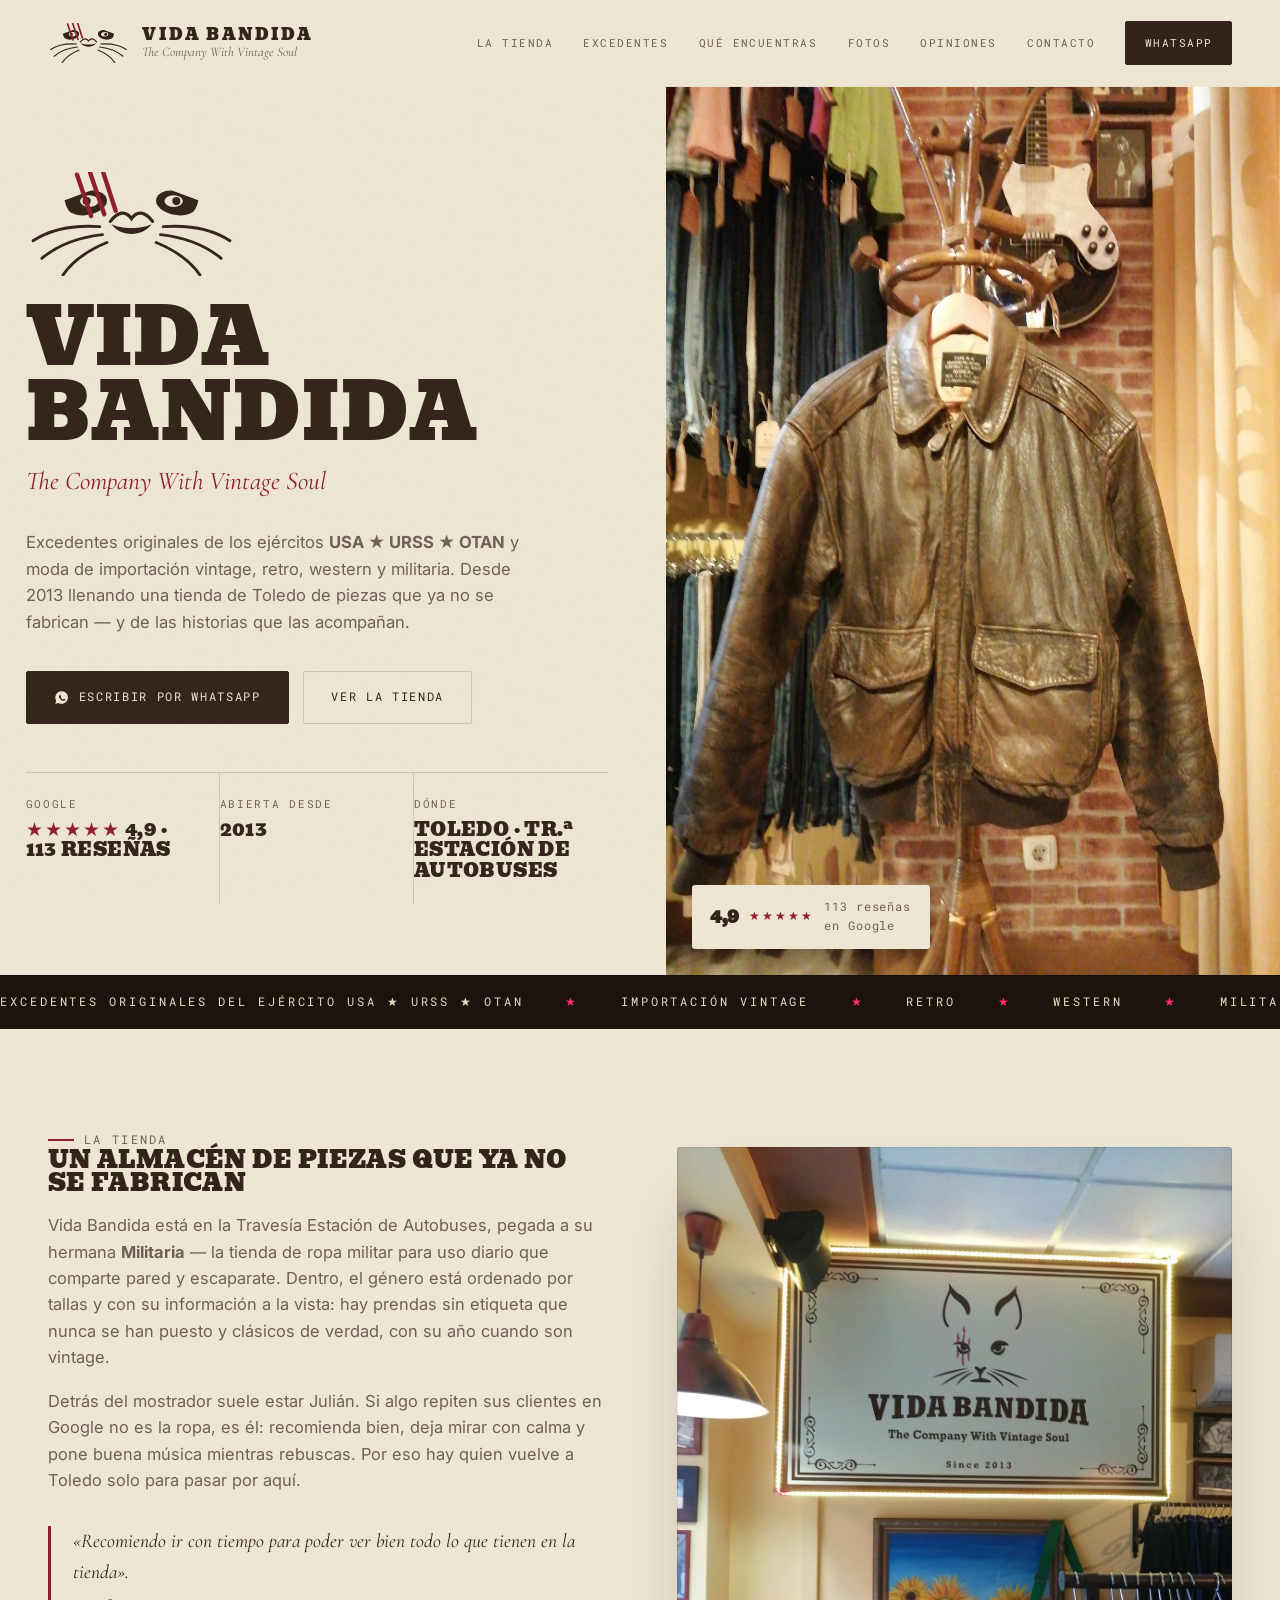
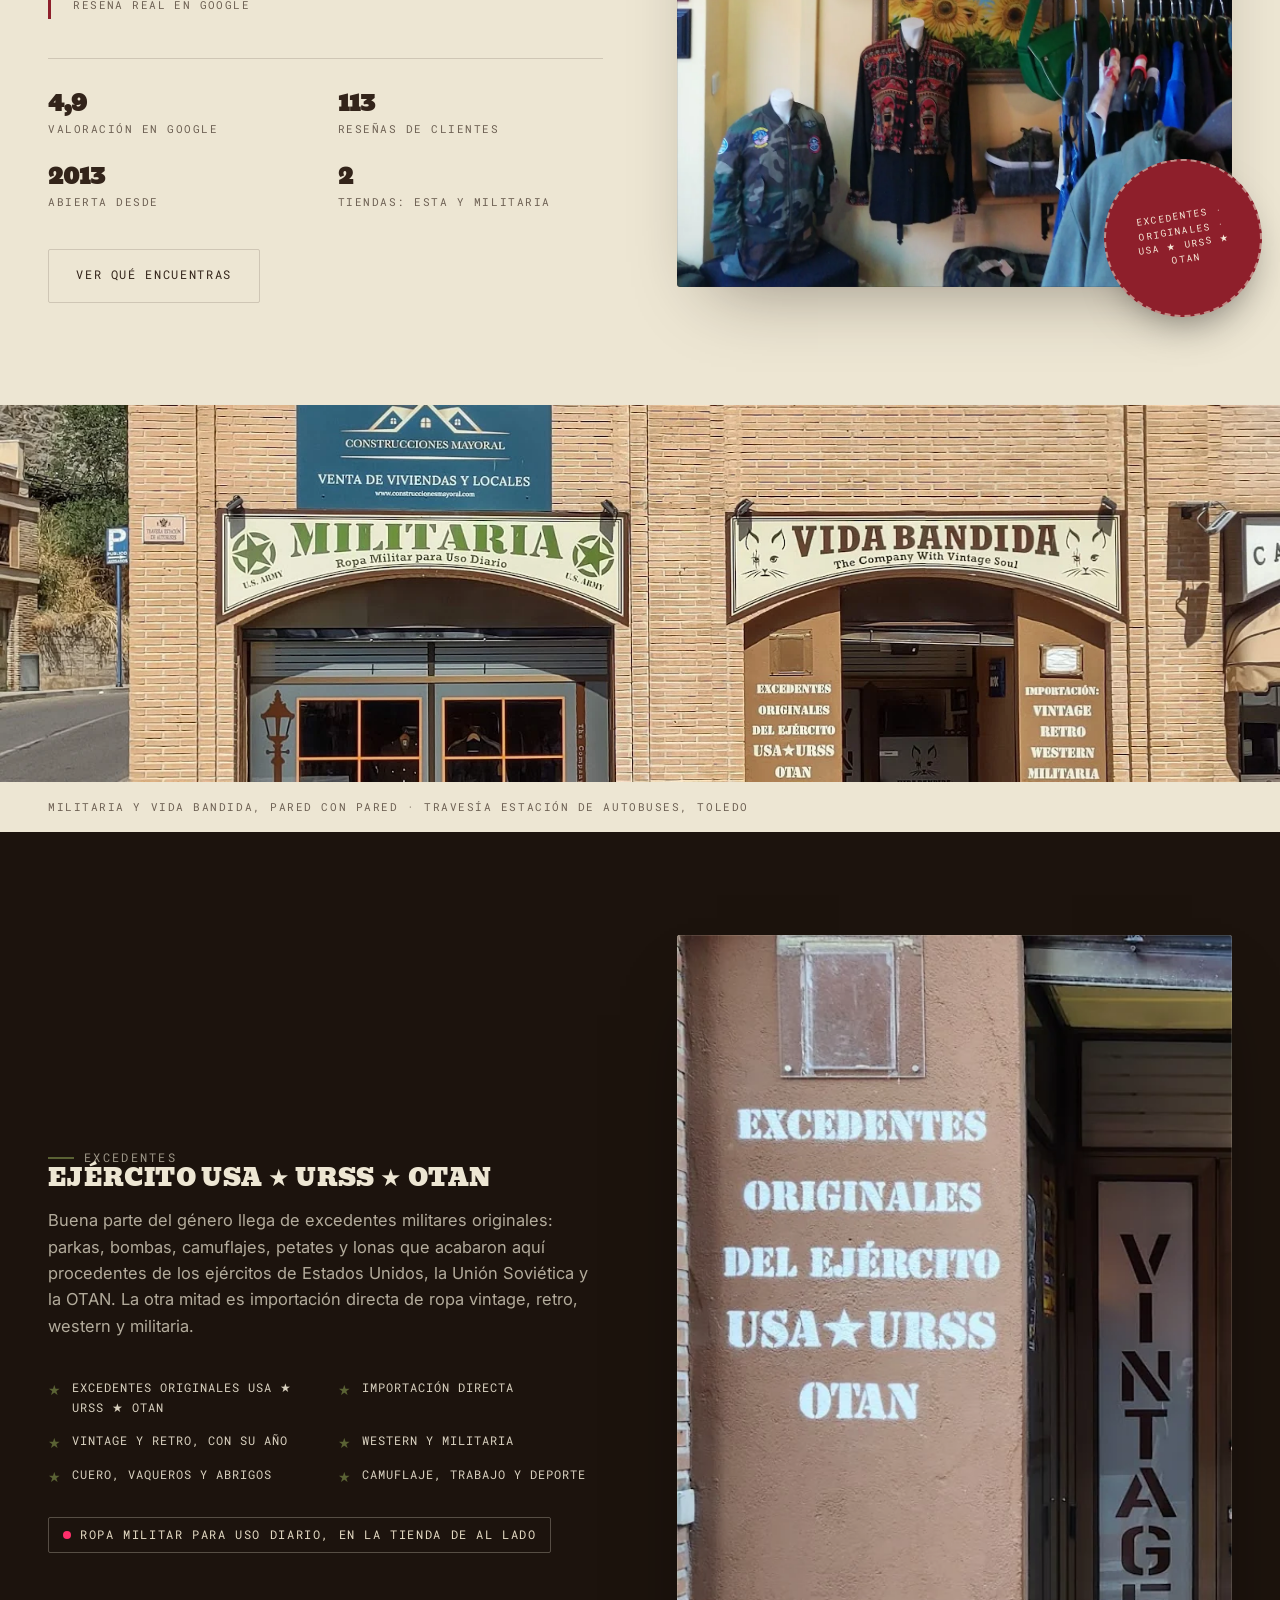
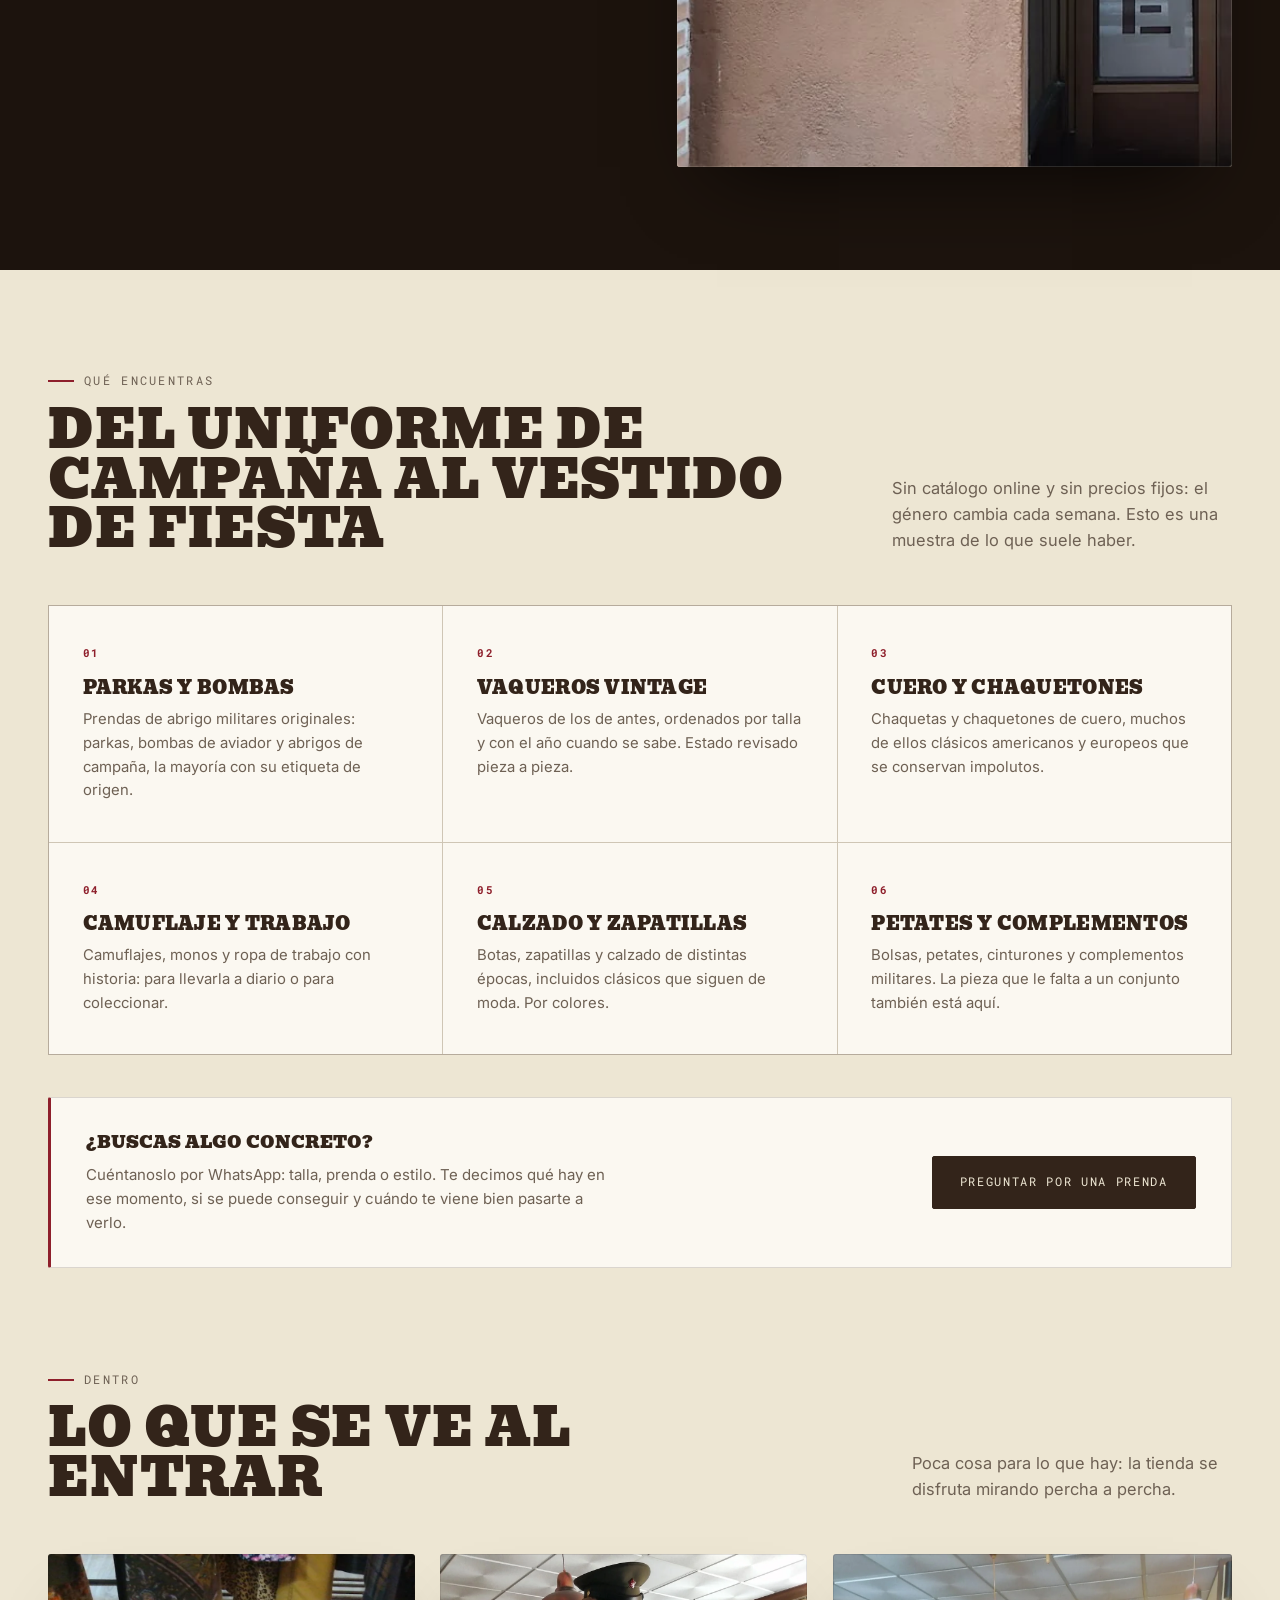
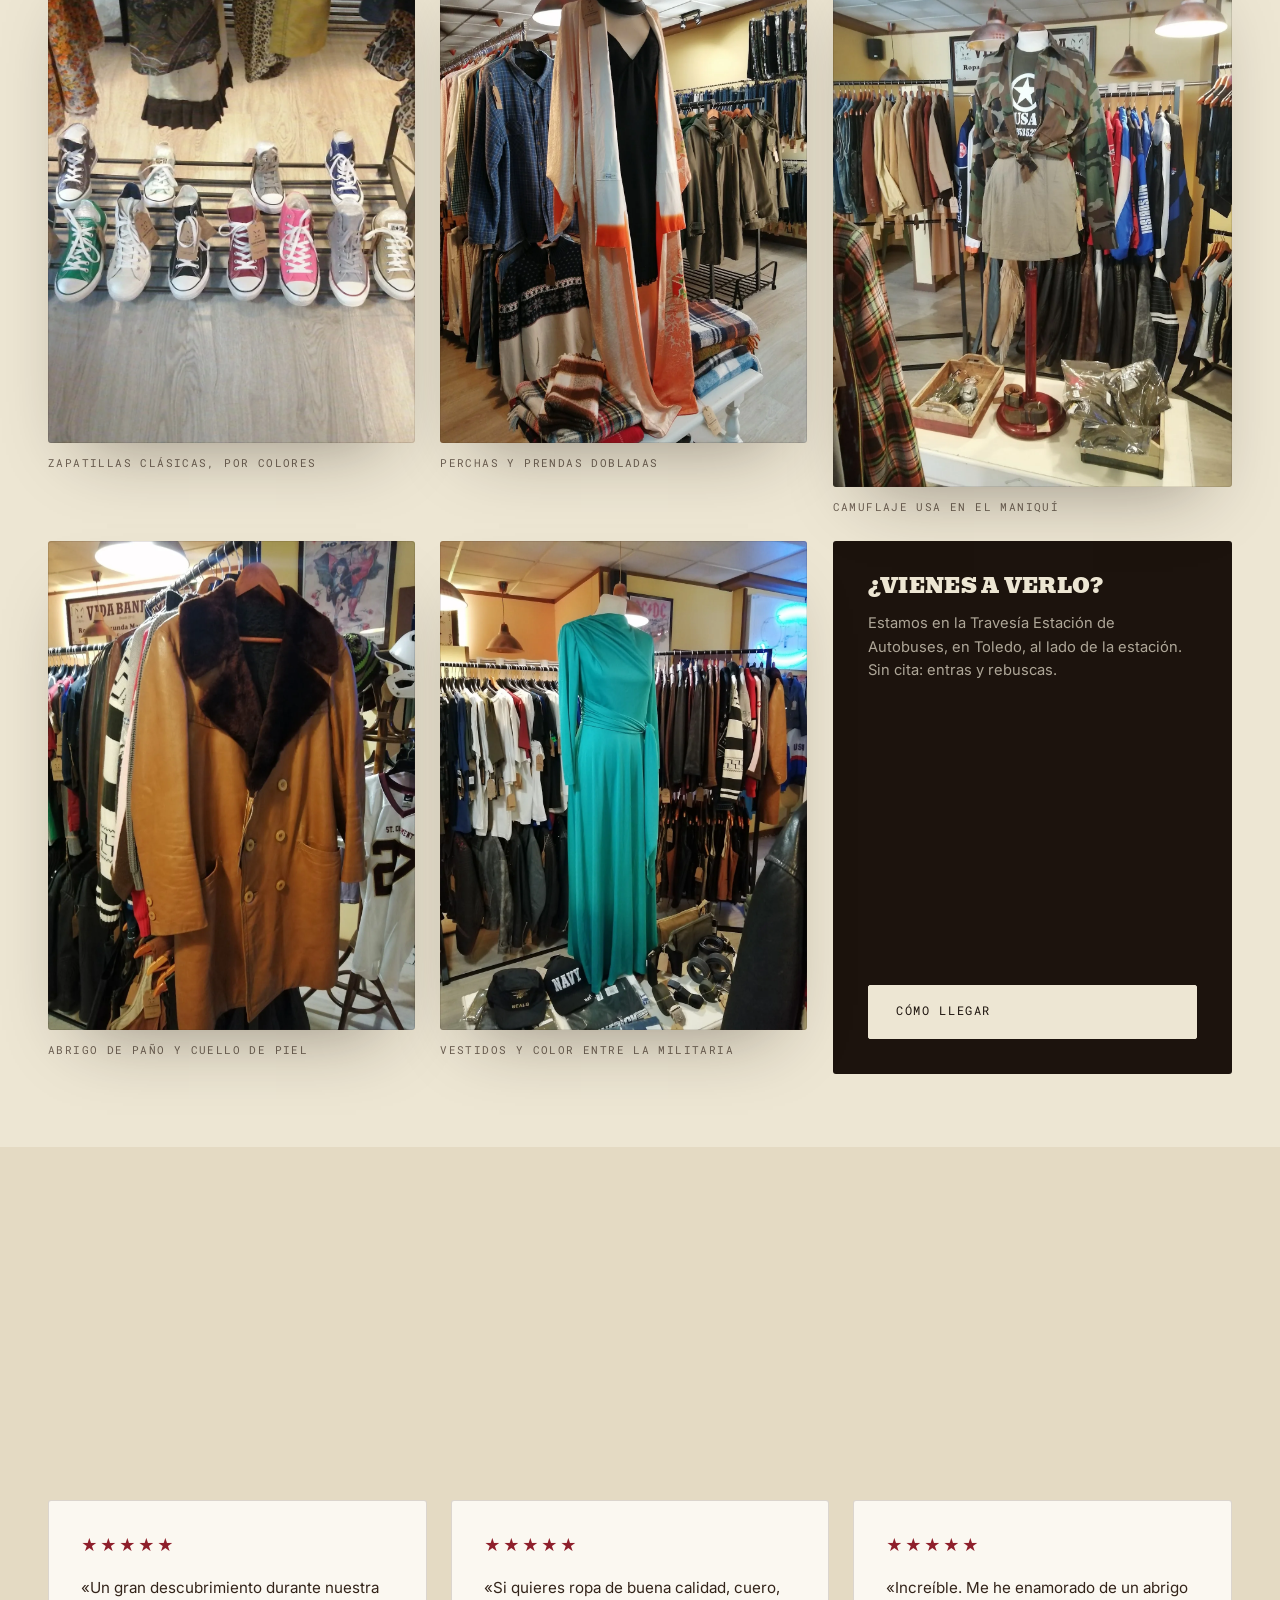
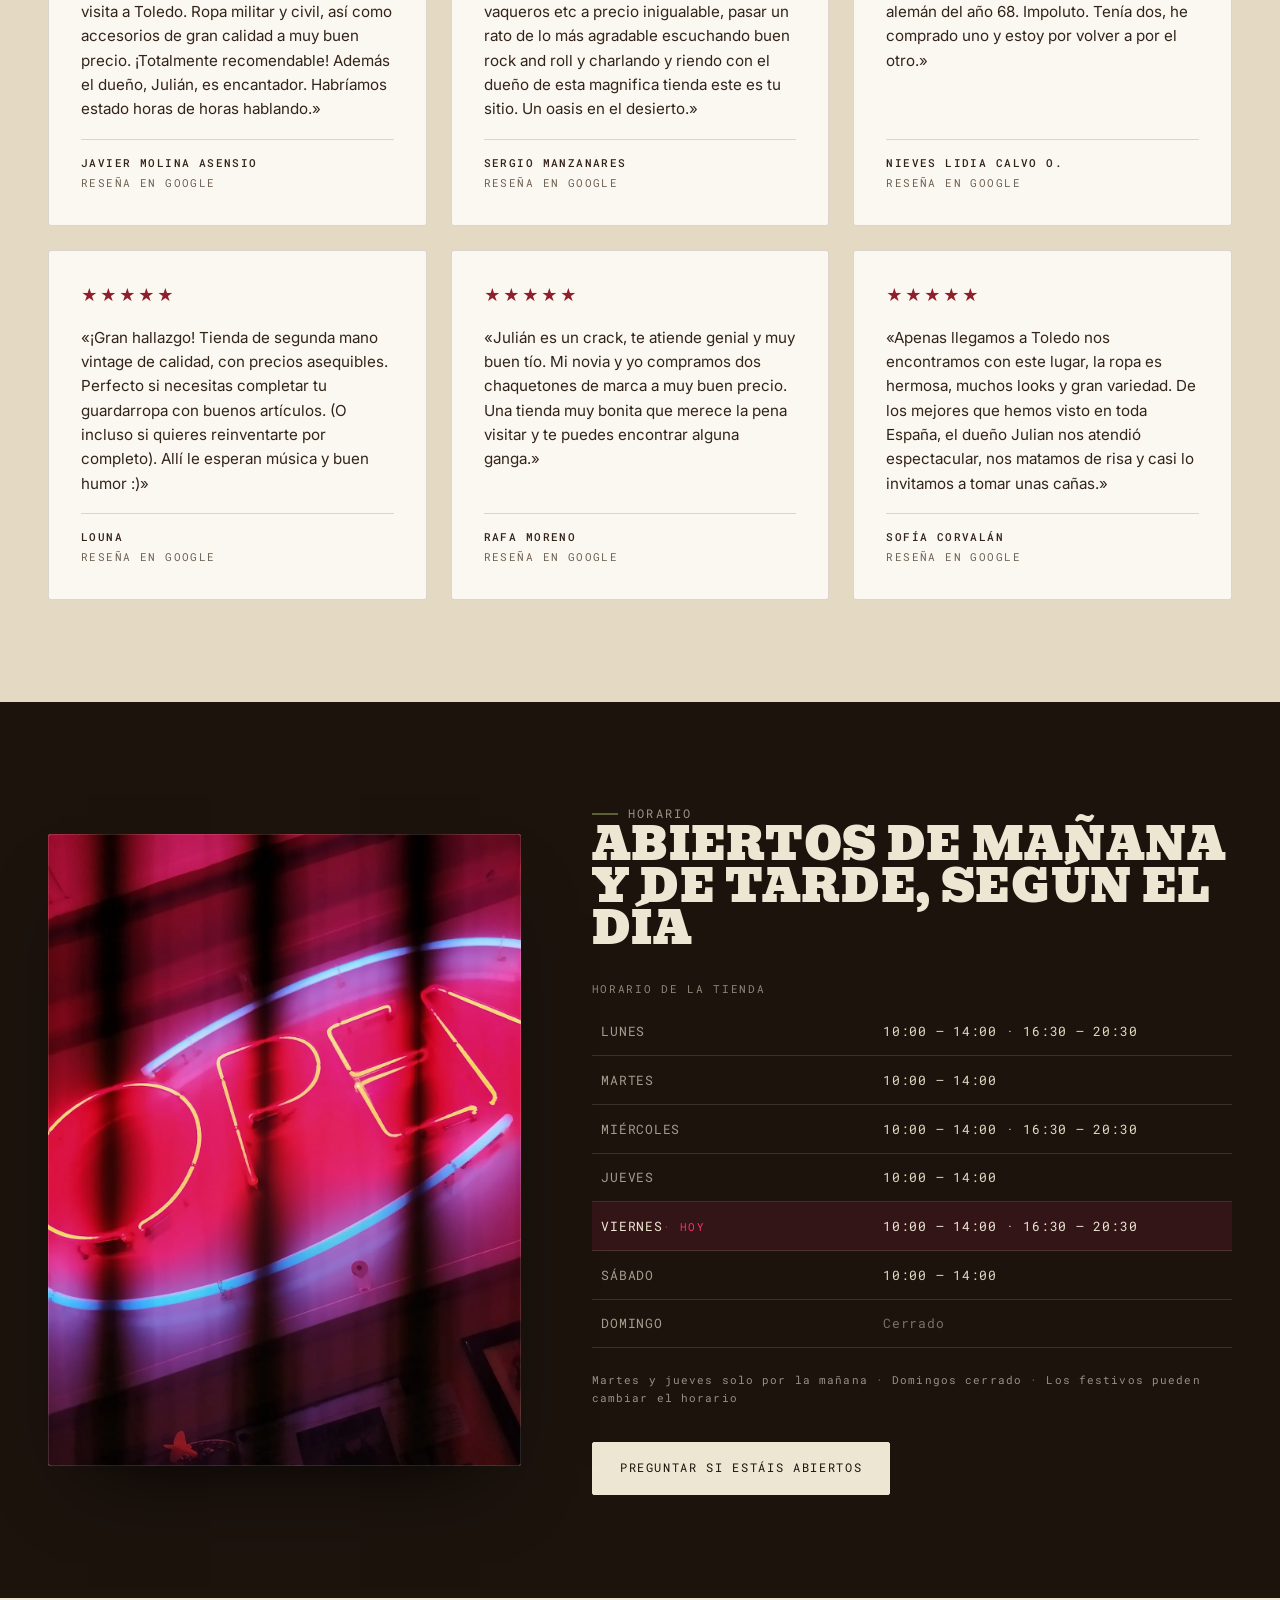
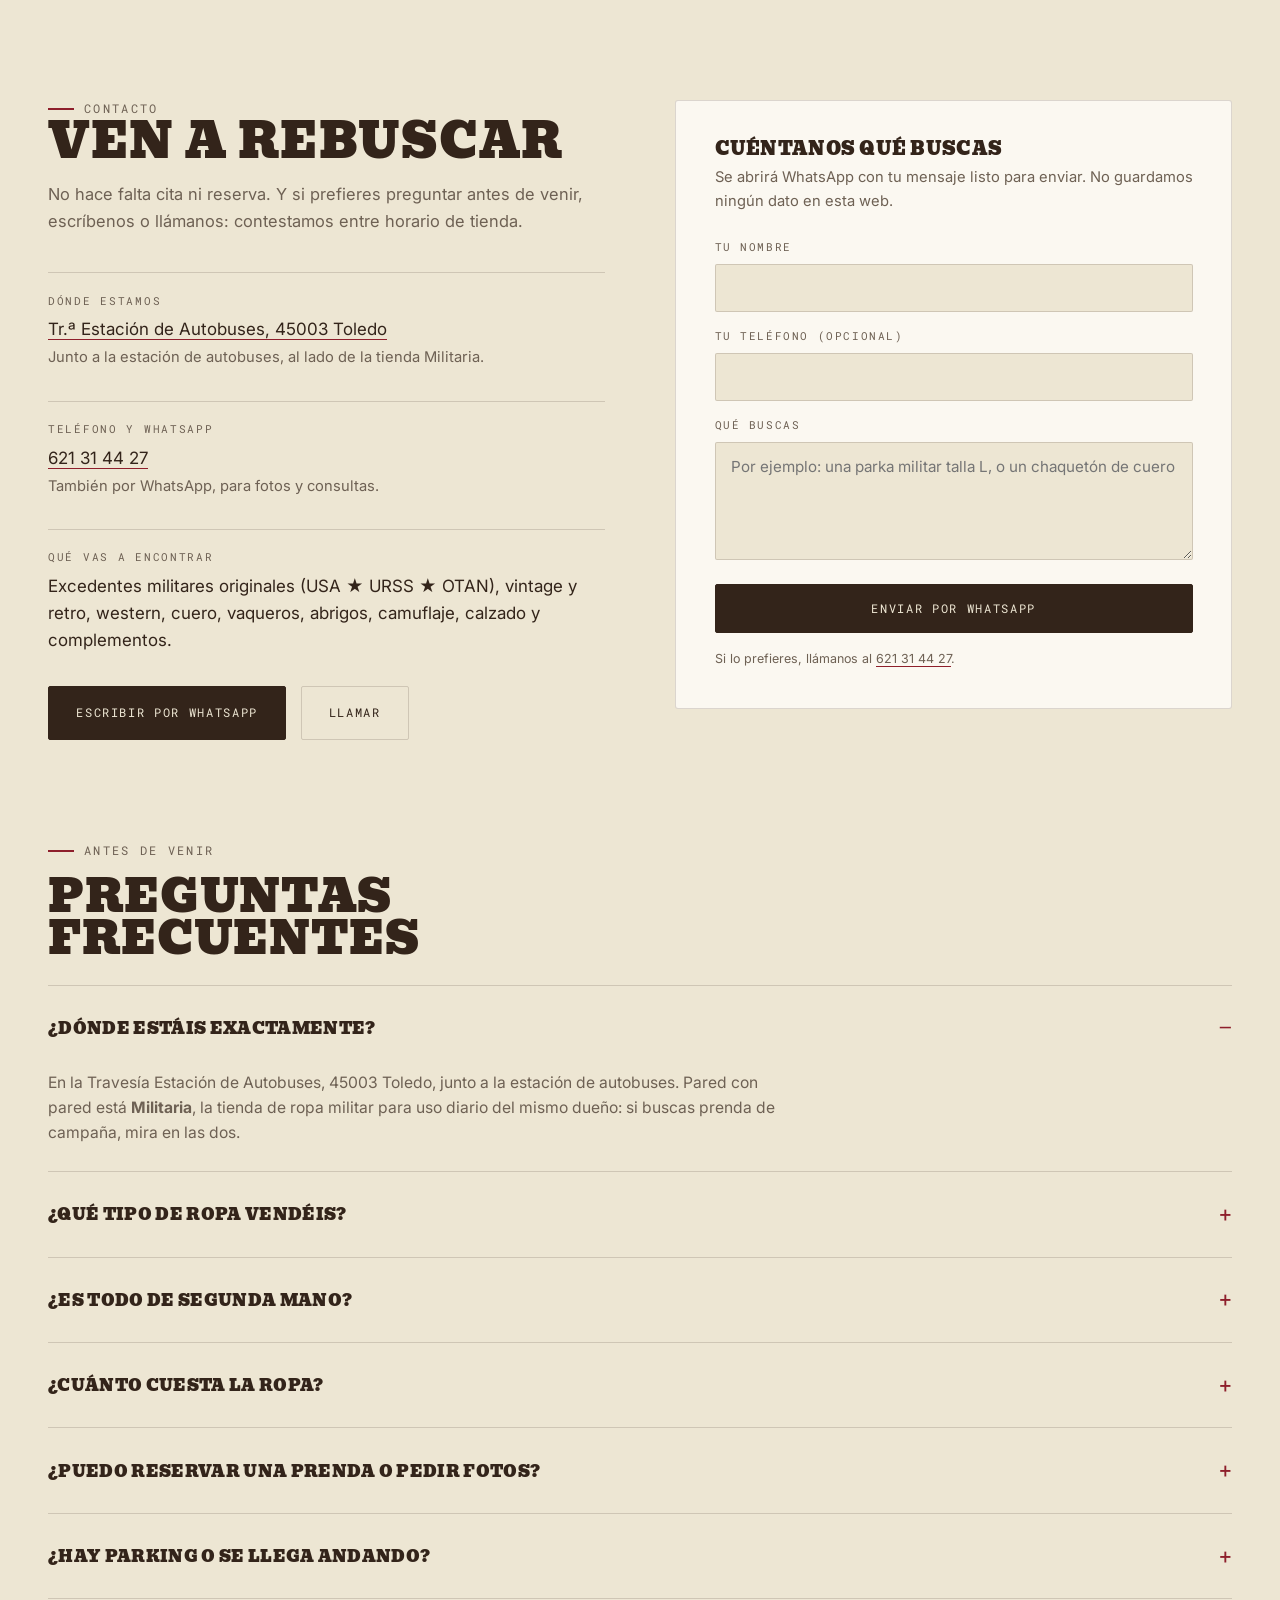
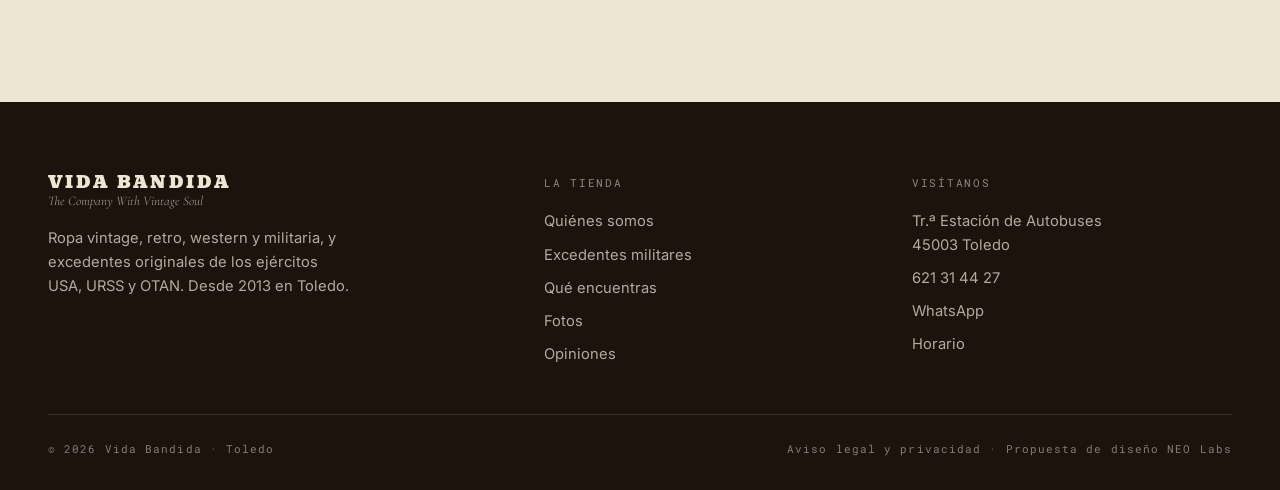
<file: index.html>
<!DOCTYPE html>
<html lang="es">
<head>
<meta charset="utf-8">
<meta name="viewport" content="width=device-width, initial-scale=1, maximum-scale=1, user-scalable=no, viewport-fit=cover">
<title>Vida Bandida — Ropa vintage y militaria en Toledo</title>
<meta name="description" content="Excedentes originales de los ejércitos USA, URSS y OTAN, y moda de importación vintage, retro, western y militaria en Toledo. 4,9 en Google con 113 reseñas. Tr.ª Estación de Autobuses · 621 31 44 27.">
<meta name="theme-color" content="#EDE6D3">
<meta property="og:type" content="website">
<meta property="og:title" content="Vida Bandida — The Company With Vintage Soul">
<meta property="og:description" content="Excedentes originales USA ★ URSS ★ OTAN y moda vintage, retro, western y militaria. Desde 2013 en la Tr.ª Estación de Autobuses de Toledo.">
<meta property="og:image" content="https://neolabs-clientes.github.io/vida-bandida/assets/img/og.jpg">
<meta property="og:locale" content="es_ES">
<meta property="og:url" content="https://neolabs-clientes.github.io/vida-bandida/">
<meta property="og:site_name" content="Vida Bandida">
<meta name="twitter:card" content="summary_large_image">
<link rel="canonical" href="https://neolabs-clientes.github.io/vida-bandida/">
<link rel="icon" href="assets/img/icono.png">
<link rel="apple-touch-icon" href="assets/img/apple-touch-icon.png">
<link rel="preconnect" href="https://fonts.googleapis.com">
<link rel="preconnect" href="https://fonts.gstatic.com" crossorigin>
<link href="https://fonts.googleapis.com/css2?family=Bevan&family=Cormorant+Garamond:ital,wght@1,500;1,600&family=Inter:wght@400;500&family=Roboto+Mono:wght@400;500&display=swap" rel="stylesheet">
<link rel="stylesheet" href="assets/estilo.css">
<script type="application/ld+json">
{
  "@context": "https://schema.org",
  "@type": "ClothingStore",
  "name": "Vida Bandida",
  "description": "Tienda de ropa vintage y militaria: excedentes originales de los ejércitos USA, URSS y OTAN, e importación vintage, retro, western y militaria. Desde 2013 en Toledo.",
  "slogan": "The Company With Vintage Soul",
  "url": "https://neolabs-clientes.github.io/vida-bandida/",
  "image": "https://neolabs-clientes.github.io/vida-bandida/assets/img/fachada.webp",
  "telephone": "+34621314427",
  "currenciesAccepted": "EUR",
  "paymentAccepted": "Efectivo, tarjeta, pago móvil NFC",
  "address": {
    "@type": "PostalAddress",
    "streetAddress": "Travesía Estación de Autobuses",
    "postalCode": "45003",
    "addressLocality": "Toledo",
    "addressRegion": "Castilla-La Mancha",
    "addressCountry": "ES"
  },
  "areaServed": "Toledo",
  "aggregateRating": {"@type": "AggregateRating", "ratingValue": "4.9", "reviewCount": "113", "bestRating": "5"},
  "openingHoursSpecification": [
    {"@type": "OpeningHoursSpecification", "dayOfWeek": ["Monday","Wednesday","Friday"], "opens": "10:00", "closes": "14:00"},
    {"@type": "OpeningHoursSpecification", "dayOfWeek": ["Monday","Wednesday","Friday"], "opens": "16:30", "closes": "20:30"},
    {"@type": "OpeningHoursSpecification", "dayOfWeek": ["Tuesday","Thursday","Saturday"], "opens": "10:00", "closes": "14:00"}
  ]
}
</script>
</head>
<body>

<header id="cab">
  <div class="wrap nav">
    <a class="marca" href="#arriba">
      <img src="assets/img/gato.svg" alt="Gato de Vida Bandida" width="240" height="118">
      <span class="marca-txt"><b>Vida Bandida</b><span>The Company With Vintage Soul</span></span>
    </a>
    <nav class="menu" id="menu">
      <a href="#tienda">La tienda</a>
      <a href="#militaria">Excedentes</a>
      <a href="#catalogo">Qué encuentras</a>
      <a href="#fotos">Fotos</a>
      <a href="#opiniones">Opiniones</a>
      <a href="#contacto">Contacto</a>
      <a class="btn" href="https://wa.me/34621314427?text=Hola%2C%20quer%C3%ADa%20preguntar%20por%20una%20prenda" target="_blank" rel="noopener">WhatsApp</a>
    </nav>
    <button class="burger" id="burger" aria-label="Abrir menú"><i></i><i></i><i></i></button>
  </div>
</header>

<main id="arriba">

  <!-- ================= HERO ================= -->
  <section class="hero">
    <div class="hero-txt rv">
      <img class="hero-gato" src="assets/img/gato.svg" alt="" width="240" height="118" aria-hidden="true">
      <h1>Vida Bandida</h1>
      <p class="tag">The Company With Vintage Soul</p>
      <p class="lead">Excedentes originales de los ejércitos <strong>USA ★ URSS ★ OTAN</strong> y moda de importación vintage, retro, western y militaria. Desde 2013 llenando una tienda de Toledo de piezas que ya no se fabrican — y de las historias que las acompañan.</p>
      <div class="cta">
        <a class="btn" href="https://wa.me/34621314427?text=Hola%2C%20quer%C3%ADa%20preguntar%20por%20una%20prenda" target="_blank" rel="noopener">
          <svg viewBox="0 0 24 24" fill="currentColor" aria-hidden="true"><path d="M12 2a10 10 0 0 0-8.6 15L2 22l5.2-1.4A10 10 0 1 0 12 2Zm5.3 14.1c-.2.6-1.3 1.2-1.8 1.2-.5.1-1.1.1-2-.2-2.7-1.1-4.4-3.9-4.6-4.1-.1-.2-1-1.4-1-2.6s.6-1.8.9-2.1c.2-.2.4-.3.7-.3h.5c.2 0 .4 0 .6.5l.8 1.9c.1.2 0 .4-.1.5l-.4.5c-.1.2-.3.3-.1.6.1.3.7 1.1 1.4 1.8.9.8 1.7 1.1 2 1.2.2.1.4.1.6-.1l.7-.8c.2-.2.3-.2.6-.1l1.8.9c.2.1.4.2.4.4 0 .1 0 .7-.2 1.3Z"/></svg>
          Escribir por WhatsApp
        </a>
        <a class="btn btn-linea" href="#tienda">Ver la tienda</a>
      </div>
      <dl class="datos">
        <div><dt>Google</dt><dd><span class="estrellas">★★★★★</span> 4,9 · 113 reseñas</dd></div>
        <div><dt>Abierta desde</dt><dd>2013</dd></div>
        <div><dt>Dónde</dt><dd>Toledo · Tr.ª Estación de Autobuses</dd></div>
      </dl>
    </div>
    <div class="hero-foto">
      <img src="assets/img/hero.webp" alt="Chaqueta de cuero tipo bombardero en un maniquí de madera, con guitarras colgadas al fondo" width="1200" height="1600">
      <div class="hero-badge"><b>4,9</b> <span class="estrellas">★★★★★</span> <em>113 reseñas<br>en Google</em></div>
    </div>
  </section>

  <!-- ================= MARQUESINA ================= -->
  <div class="marq" aria-hidden="true">
    <div class="marq-in">
      <span>Excedentes originales del ejército USA ★ URSS ★ OTAN</span>
      <span>Importación vintage</span>
      <span>Retro</span>
      <span>Western</span>
      <span>Militaria</span>
      <span>Cuero y vaqueros</span>
      <span>Camuflaje y trabajo</span>
      <span>Desde 2013 en Toledo</span>
      <span>Excedentes originales del ejército USA ★ URSS ★ OTAN</span>
      <span>Importación vintage</span>
      <span>Retro</span>
      <span>Western</span>
      <span>Militaria</span>
      <span>Cuero y vaqueros</span>
      <span>Camuflaje y trabajo</span>
      <span>Desde 2013 en Toledo</span>
    </div>
  </div>

  <!-- ================= LA TIENDA ================= -->
  <section class="sec" id="tienda">
    <div class="wrap doscol">
      <div class="rv">
        <p class="eyebrow">La tienda</p>
        <h2>Un almacén de piezas que ya no se fabrican</h2>
        <p class="sec-intro">Vida Bandida está en la Travesía Estación de Autobuses, pegada a su hermana <strong>Militaria</strong> — la tienda de ropa militar para uso diario que comparte pared y escaparate. Dentro, el género está ordenado por tallas y con su información a la vista: hay prendas sin etiqueta que nunca se han puesto y clásicos de verdad, con su año cuando son vintage.</p>
        <p class="sec-intro">Detrás del mostrador suele estar Julián. Si algo repiten sus clientes en Google no es la ropa, es él: recomienda bien, deja mirar con calma y pone buena música mientras rebuscas. Por eso hay quien vuelve a Toledo solo para pasar por aquí.</p>
        <p class="cita">«Recomiendo ir con tiempo para poder ver bien todo lo que tienen en la tienda».<br><span style="font-family:var(--mono);font-style:normal;font-size:.68rem;letter-spacing:.13em;text-transform:uppercase;color:var(--gris)">Reseña real en Google</span></p>
        <div class="sellos">
          <div class="sello"><b>4,9</b><span>Valoración en Google</span></div>
          <div class="sello"><b>113</b><span>Reseñas de clientes</span></div>
          <div class="sello"><b>2013</b><span>Abierta desde</span></div>
          <div class="sello"><b>2</b><span>Tiendas: esta y Militaria</span></div>
        </div>
        <div class="cta"><a class="btn btn-linea" href="#catalogo">Ver qué encuentras</a></div>
      </div>
      <figure class="rv">
        <div class="foto"><img src="assets/img/tienda.webp" alt="Rótulo interior de Vida Bandida con el gato arañado y el lema The Company With Vintage Soul" width="1200" height="1600"></div>
        <div class="stamp">Excedentes · originales · USA ★ URSS ★ OTAN</div>
      </figure>
    </div>
  </section>

  <!-- ================= FACHADA ================= -->
  <figure class="fachada">
    <img src="assets/img/fachada.webp" alt="Fachada de Vida Bandida y Militaria en la Travesía Estación de Autobuses de Toledo" width="1600" height="472">
    <figcaption>Militaria y Vida Bandida, pared con pared · Travesía Estación de Autobuses, Toledo</figcaption>
  </figure>

  <!-- ================= MILITARIA ================= -->
  <section class="sec oscura" id="militaria">
    <div class="wrap doscol">
      <div class="rv">
        <p class="eyebrow">Excedentes</p>
        <h2>Ejército USA ★ URSS ★ OTAN</h2>
        <p class="sec-intro">Buena parte del género llega de excedentes militares originales: parkas, bombas, camuflajes, petates y lonas que acabaron aquí procedentes de los ejércitos de Estados Unidos, la Unión Soviética y la OTAN. La otra mitad es importación directa de ropa vintage, retro, western y militaria.</p>
        <ul class="lista-mil">
          <li>Excedentes originales USA ★ URSS ★ OTAN</li>
          <li>Importación directa</li>
          <li>Vintage y retro, con su año</li>
          <li>Western y militaria</li>
          <li>Cuero, vaqueros y abrigos</li>
          <li>Camuflaje, trabajo y deporte</li>
        </ul>
        <span class="pelotilla"><i></i> Ropa militar para uso diario, en la tienda de al lado</span>
      </div>
      <figure class="rv">
        <div class="foto" style="aspect-ratio:2/3"><img src="assets/img/mili.webp" alt="Puerta de Vida Bandida con el texto pintado en la pared: excedentes originales del ejército USA, URSS y OTAN" width="515" height="772"></div>
      </figure>
    </div>
  </section>

  <!-- ================= CATÁLOGO ================= -->
  <section class="sec" id="catalogo">
    <div class="wrap">
      <div class="sec-cab rv">
        <div>
          <p class="eyebrow">Qué encuentras</p>
          <h2>Del uniforme de campaña al vestido de fiesta</h2>
        </div>
        <p class="sec-intro" style="max-width:34ch">Sin catálogo online y sin precios fijos: el género cambia cada semana. Esto es una muestra de lo que suele haber.</p>
      </div>
      <div class="cats rv">
        <article class="cat">
          <b>01</b>
          <h3>Parkas y bombas</h3>
          <p>Prendas de abrigo militares originales: parkas, bombas de aviador y abrigos de campaña, la mayoría con su etiqueta de origen.</p>
        </article>
        <article class="cat">
          <b>02</b>
          <h3>Vaqueros vintage</h3>
          <p>Vaqueros de los de antes, ordenados por talla y con el año cuando se sabe. Estado revisado pieza a pieza.</p>
        </article>
        <article class="cat">
          <b>03</b>
          <h3>Cuero y chaquetones</h3>
          <p>Chaquetas y chaquetones de cuero, muchos de ellos clásicos americanos y europeos que se conservan impolutos.</p>
        </article>
        <article class="cat">
          <b>04</b>
          <h3>Camuflaje y trabajo</h3>
          <p>Camuflajes, monos y ropa de trabajo con historia: para llevarla a diario o para coleccionar.</p>
        </article>
        <article class="cat">
          <b>05</b>
          <h3>Calzado y zapatillas</h3>
          <p>Botas, zapatillas y calzado de distintas épocas, incluidos clásicos que siguen de moda. Por colores.</p>
        </article>
        <article class="cat">
          <b>06</b>
          <h3>Petates y complementos</h3>
          <p>Bolsas, petates, cinturones y complementos militares. La pieza que le falta a un conjunto también está aquí.</p>
        </article>
      </div>
      <div class="aviso rv">
        <div>
          <strong>¿Buscas algo concreto?</strong>
          <p>Cuéntanoslo por WhatsApp: talla, prenda o estilo. Te decimos qué hay en ese momento, si se puede conseguir y cuándo te viene bien pasarte a verlo.</p>
        </div>
        <a class="btn" href="https://wa.me/34621314427?text=Hola%2C%20busco%20una%20prenda%20concreta" target="_blank" rel="noopener">Preguntar por una prenda</a>
      </div>
    </div>
  </section>

  <!-- ================= GALERÍA ================= -->
  <section class="sec" id="fotos" style="padding-top:0">
    <div class="wrap">
      <div class="sec-cab rv">
        <div>
          <p class="eyebrow">Dentro</p>
          <h2>Lo que se ve al entrar</h2>
        </div>
        <p class="sec-intro" style="max-width:32ch">Poca cosa para lo que hay: la tienda se disfruta mirando percha a percha.</p>
      </div>
      <div class="gal rv">
        <figure>
          <div class="foto"><img src="assets/img/gal1.webp" alt="Zapatillas clásicas de varios colores colocadas en el suelo de la tienda" width="900" height="1200"></div>
          <figcaption>Zapatillas clásicas, por colores</figcaption>
        </figure>
        <figure>
          <div class="foto"><img src="assets/img/gal2.webp" alt="Percheros con prendas de distintas épocas y prendas dobladas" width="1200" height="1600"></div>
          <figcaption>Perchas y prendas dobladas</figcaption>
        </figure>
        <figure>
          <div class="foto"><img src="assets/img/gal3.webp" alt="Chaqueta de camuflaje del ejército USA en un maniquí" width="1200" height="1600"></div>
          <figcaption>Camuflaje USA en el maniquí</figcaption>
        </figure>
        <figure>
          <div class="foto"><img src="assets/img/gal4.webp" alt="Abrigo de paño con cuello de piel colgado en una percha" width="1200" height="1600"></div>
          <figcaption>Abrigo de paño y cuello de piel</figcaption>
        </figure>
        <figure>
          <div class="foto"><img src="assets/img/gal5.webp" alt="Vestido verde en un maniquí junto a percheros llenos de ropa" width="1200" height="1600"></div>
          <figcaption>Vestidos y color entre la militaria</figcaption>
        </figure>
        <article class="gal-tarjeta">
          <div>
            <h3>¿Vienes a verlo?</h3>
            <p>Estamos en la Travesía Estación de Autobuses, en Toledo, al lado de la estación. Sin cita: entras y rebuscas.</p>
          </div>
          <a class="btn btn-claro" href="#contacto">Cómo llegar</a>
        </article>
      </div>
    </div>
  </section>

  <!-- ================= OPINIONES ================= -->
  <section class="sec opiniones" id="opiniones">
    <div class="wrap">
      <div class="rv">
        <p class="eyebrow">Opiniones</p>
        <h2 style="font-size:clamp(2rem,4.4vw,3.1rem);margin-top:.9rem">Lo que dicen los que ya han entrado</h2>
        <div class="tot" style="margin-top:1.8rem">
          <b>4,9</b>
          <span><span class="estrellas">★★★★★</span><br>113 reseñas en Google</span>
          <a class="btn btn-linea" href="https://www.google.com/maps/search/?api=1&amp;query=Vida+Bandida+Tr.%C2%AA+Estaci%C3%B3n+de+Autobuses" target="_blank" rel="noopener">Ver todas en Google</a>
        </div>
      </div>
      <div class="ops rv">
        <article class="op">
          <span class="estrellas">★★★★★</span>
          <p>«Un gran descubrimiento durante nuestra visita a Toledo. Ropa militar y civil, así como accesorios de gran calidad a muy buen precio. ¡Totalmente recomendable! Además el dueño, Julián, es encantador. Habríamos estado horas de horas hablando.»</p>
          <p class="quien"><b>Javier Molina Asensio</b>Reseña en Google</p>
        </article>
        <article class="op">
          <span class="estrellas">★★★★★</span>
          <p>«Si quieres ropa de buena calidad, cuero, vaqueros etc a precio inigualable, pasar un rato de lo más agradable escuchando buen rock and roll y charlando y riendo con el dueño de esta magnifica tienda este es tu sitio. Un oasis en el desierto.»</p>
          <p class="quien"><b>sergio manzanares</b>Reseña en Google</p>
        </article>
        <article class="op">
          <span class="estrellas">★★★★★</span>
          <p>«Increíble. Me he enamorado de un abrigo alemán del año 68. Impoluto. Tenía dos, he comprado uno y estoy por volver a por el otro.»</p>
          <p class="quien"><b>Nieves Lidia Calvo O.</b>Reseña en Google</p>
        </article>
        <article class="op">
          <span class="estrellas">★★★★★</span>
          <p>«¡Gran hallazgo! Tienda de segunda mano vintage de calidad, con precios asequibles. Perfecto si necesitas completar tu guardarropa con buenos artículos. (O incluso si quieres reinventarte por completo). Allí le esperan música y buen humor :)»</p>
          <p class="quien"><b>Louna</b>Reseña en Google</p>
        </article>
        <article class="op">
          <span class="estrellas">★★★★★</span>
          <p>«Julián es un crack, te atiende genial y muy buen tío. Mi novia y yo compramos dos chaquetones de marca a muy buen precio. Una tienda muy bonita que merece la pena visitar y te puedes encontrar alguna ganga.»</p>
          <p class="quien"><b>Rafa Moreno</b>Reseña en Google</p>
        </article>
        <article class="op">
          <span class="estrellas">★★★★★</span>
          <p>«Apenas llegamos a Toledo nos encontramos con este lugar, la ropa es hermosa, muchos looks y gran variedad. De los mejores que hemos visto en toda España, el dueño Julian nos atendió espectacular, nos matamos de risa y casi lo invitamos a tomar unas cañas.»</p>
          <p class="quien"><b>Sofía Corvalán</b>Reseña en Google</p>
        </article>
      </div>
    </div>
  </section>

  <!-- ================= HORARIO ================= -->
  <section class="sec oscura" id="horario">
    <div class="wrap hor">
      <figure class="rv">
        <div class="foto"><img src="assets/img/neon.webp" alt="Cartel de neón de OPEN encendido en rosa y azul dentro de la tienda" width="1200" height="1600"></div>
      </figure>
      <div class="rv">
        <p class="eyebrow">Horario</p>
        <h2 style="font-size:clamp(1.9rem,4vw,2.8rem)">Abiertos de mañana y de tarde, según el día</h2>
        <table class="horario">
          <caption style="text-align:left;font-family:var(--mono);font-size:.66rem;letter-spacing:.16em;text-transform:uppercase;color:rgba(237,230,211,.55);padding-bottom:.6rem">Horario de la tienda</caption>
          <tbody>
            <tr data-dia="1"><th>Lunes</th><td>10:00 – 14:00 · 16:30 – 20:30</td></tr>
            <tr data-dia="2"><th>Martes</th><td>10:00 – 14:00</td></tr>
            <tr data-dia="3"><th>Miércoles</th><td>10:00 – 14:00 · 16:30 – 20:30</td></tr>
            <tr data-dia="4"><th>Jueves</th><td>10:00 – 14:00</td></tr>
            <tr data-dia="5"><th>Viernes</th><td>10:00 – 14:00 · 16:30 – 20:30</td></tr>
            <tr data-dia="6"><th>Sábado</th><td>10:00 – 14:00</td></tr>
            <tr data-dia="0" class="cerrado"><th>Domingo</th><td>Cerrado</td></tr>
          </tbody>
        </table>
        <p class="nota-hor">Martes y jueves solo por la mañana · Domingos cerrado · Los festivos pueden cambiar el horario</p>
        <div class="cta"><a class="btn btn-claro" href="https://wa.me/34621314427?text=Hola%2C%20%C2%BFten%C3%A9is%20abierto%3F" target="_blank" rel="noopener">Preguntar si estáis abiertos</a></div>
      </div>
    </div>
  </section>

  <!-- ================= CONTACTO ================= -->
  <section class="sec" id="contacto">
    <div class="wrap cont">
      <div class="rv">
        <p class="eyebrow">Contacto</p>
        <h2 style="font-size:clamp(2rem,4.4vw,3rem)">Ven a rebuscar</h2>
        <p class="sec-intro">No hace falta cita ni reserva. Y si prefieres preguntar antes de venir, escríbenos o llámanos: contestamos entre horario de tienda.</p>
        <dl class="datos-cont">
          <div class="dato">
            <dt>Dónde estamos</dt>
            <dd><a href="https://www.google.com/maps/search/?api=1&amp;query=Vida+Bandida+Tr.%C2%AA+Estaci%C3%B3n+de+Autobuses" target="_blank" rel="noopener">Tr.ª Estación de Autobuses, 45003 Toledo</a><br><span style="font-size:.92rem;color:var(--gris)">Junto a la estación de autobuses, al lado de la tienda Militaria.</span></dd>
          </div>
          <div class="dato">
            <dt>Teléfono y WhatsApp</dt>
            <dd><a href="tel:+34621314427">621 31 44 27</a><br><span style="font-size:.92rem;color:var(--gris)">También por WhatsApp, para fotos y consultas.</span></dd>
          </div>
          <div class="dato">
            <dt>Qué vas a encontrar</dt>
            <dd>Excedentes militares originales (USA ★ URSS ★ OTAN), vintage y retro, western, cuero, vaqueros, abrigos, camuflaje, calzado y complementos.</dd>
          </div>
        </dl>
        <div class="cta" style="margin-top:2rem">
          <a class="btn" href="https://wa.me/34621314427?text=Hola%2C%20quer%C3%ADa%20preguntar%20por%20una%20prenda" target="_blank" rel="noopener">Escribir por WhatsApp</a>
          <a class="btn btn-linea" href="tel:+34621314427">Llamar</a>
        </div>
      </div>
      <form class="form rv" id="form" onsubmit="enviarWhatsApp(event)">
        <h3>Cuéntanos qué buscas</h3>
        <p>Se abrirá WhatsApp con tu mensaje listo para enviar. No guardamos ningún dato en esta web.</p>
        <div class="campo"><label for="n">Tu nombre</label><input id="n" name="nombre" autocomplete="name" required></div>
        <div class="campo"><label for="t">Tu teléfono (opcional)</label><input id="t" name="telefono" inputmode="tel" autocomplete="tel"></div>
        <div class="campo"><label for="m">Qué buscas</label><textarea id="m" name="mensaje" placeholder="Por ejemplo: una parka militar talla L, o un chaquetón de cuero" required></textarea></div>
        <button class="btn" type="submit">Enviar por WhatsApp</button>
        <small>Si lo prefieres, llámanos al <a href="tel:+34621314427" style="border-bottom:1px solid var(--rojo)">621 31 44 27</a>.</small>
      </form>
    </div>
  </section>

  <!-- ================= PREGUNTAS ================= -->
  <section class="sec" id="preguntas" style="padding-top:0">
    <div class="wrap">
      <div class="sec-cab rv" style="margin-bottom:1.6rem">
        <div>
          <p class="eyebrow">Antes de venir</p>
          <h2 style="font-size:clamp(1.9rem,4.2vw,2.8rem)">Preguntas frecuentes</h2>
        </div>
      </div>
      <div class="faq rv">
        <details open>
          <summary>¿Dónde estáis exactamente?</summary>
          <div class="resp">En la Travesía Estación de Autobuses, 45003 Toledo, junto a la estación de autobuses. Pared con pared está <strong>Militaria</strong>, la tienda de ropa militar para uso diario del mismo dueño: si buscas prenda de campaña, mira en las dos.</div>
        </details>
        <details>
          <summary>¿Qué tipo de ropa vendéis?</summary>
          <div class="resp">Excedentes militares originales de los ejércitos de Estados Unidos, la Unión Soviética y la OTAN, y ropa de importación vintage, retro, western y militaria. En la práctica: parkas, bombas, cuero, vaqueros, camuflaje, calzado y complementos.</div>
        </details>
        <details>
          <summary>¿Es todo de segunda mano?</summary>
          <div class="resp">Buena parte sí, y otra está sin estrenar aunque sin etiqueta. Todo se revisa y se coloca con su información de talla a la vista; cuando la prenda es vintage, muchas veces se sabe también el año.</div>
        </details>
        <details>
          <summary>¿Cuánto cuesta la ropa?</summary>
          <div class="resp">Depende de la pieza, y por eso no ponemos precios aquí. Lo que más repiten sus clientes en Google es que la relación calidad-precio es difícil de igualar. Pregúntanos por lo que buscas y te decimos qué hay y cuánto cuesta.</div>
        </details>
        <details>
          <summary>¿Puedo reservar una prenda o pedir fotos?</summary>
          <div class="resp">Sí. Escríbenos por WhatsApp al 621 31 44 27 contándonos qué buscas y te enviamos fotos de lo que haya en ese momento. Si te interesa, te la guardamos para que la veas en tienda.</div>
        </details>
        <details>
          <summary>¿Hay parking o se llega andando?</summary>
          <div class="resp">Estamos al lado de la estación de autobuses de Toledo, así que se llega perfectamente andando desde el centro y en autobús. Si vienes en coche, la zona de la estación es la referencia más cómoda.</div>
        </details>
      </div>
    </div>
  </section>

</main>

<footer class="pie">
  <div class="wrap">
    <div class="pie-top">
      <div>
        <span class="marca-txt" style="align-items:flex-start">
          <b>Vida Bandida</b>
          <span>The Company With Vintage Soul</span>
        </span>
        <p style="margin-top:1.2rem;font-size:.92rem;max-width:34ch">Ropa vintage, retro, western y militaria, y excedentes originales de los ejércitos USA, URSS y OTAN. Desde 2013 en Toledo.</p>
      </div>
      <div>
        <h4>La tienda</h4>
        <ul>
          <li><a href="#tienda">Quiénes somos</a></li>
          <li><a href="#militaria">Excedentes militares</a></li>
          <li><a href="#catalogo">Qué encuentras</a></li>
          <li><a href="#fotos">Fotos</a></li>
          <li><a href="#opiniones">Opiniones</a></li>
        </ul>
      </div>
      <div>
        <h4>Visítanos</h4>
        <ul>
          <li>Tr.ª Estación de Autobuses<br>45003 Toledo</li>
          <li><a href="tel:+34621314427">621 31 44 27</a></li>
          <li><a href="https://wa.me/34621314427" target="_blank" rel="noopener">WhatsApp</a></li>
          <li><a href="#horario">Horario</a></li>
        </ul>
      </div>
    </div>
    <div class="abajo">
      <span>© <span id="ano">2026</span> Vida Bandida · Toledo</span>
      <span><a href="legal.html">Aviso legal y privacidad</a> · Propuesta de diseño NEO Labs</span>
    </div>
  </div>
</footer>

<a class="wa-flot" id="waFlot" href="https://wa.me/34621314427?text=Hola%2C%20quer%C3%ADa%20preguntar%20por%20una%20prenda" target="_blank" rel="noopener" aria-label="Escribir por WhatsApp">
  <svg viewBox="0 0 24 24" fill="currentColor" aria-hidden="true"><path d="M12 2a10 10 0 0 0-8.6 15L2 22l5.2-1.4A10 10 0 1 0 12 2Zm5.3 14.1c-.2.6-1.3 1.2-1.8 1.2-.5.1-1.1.1-2-.2-2.7-1.1-4.4-3.9-4.6-4.1-.1-.2-1-1.4-1-2.6s.6-1.8.9-2.1c.2-.2.4-.3.7-.3h.5c.2 0 .4 0 .6.5l.8 1.9c.1.2 0 .4-.1.5l-.4.5c-.1.2-.3.3-.1.6.1.3.7 1.1 1.4 1.8.9.8 1.7 1.1 2 1.2.2.1.4.1.6-.1l.7-.8c.2-.2.3-.2.6-.1l1.8.9c.2.1.4.2.4.4 0 .1 0 .7-.2 1.3Z"/></svg>
  <span>WhatsApp</span>
</a>

<script>
const cab=document.getElementById('cab'), wa=document.getElementById('waFlot');
function alScroll(){
  const y=window.scrollY;
  cab.classList.toggle('fijo', y>30);
  wa.classList.toggle('visto', y>700);
}
window.addEventListener('scroll', alScroll, {passive:true}); alScroll();

// menú móvil
const bg=document.getElementById('burger'), menu=document.getElementById('menu');
bg.addEventListener('click', ()=>{ menu.classList.toggle('abierto'); bg.classList.toggle('x'); });
menu.querySelectorAll('a').forEach(a=>a.addEventListener('click',()=>{menu.classList.remove('abierto');bg.classList.remove('x');}));

// día de hoy en el horario
(function(){
  const d=new Date().getDay();
  const fila=document.querySelector('table.horario tr[data-dia="'+d+'"]');
  if(fila) fila.classList.add('hoy');
})();

// revelado al hacer scroll
const io=new IntersectionObserver((es)=>{
  es.forEach(e=>{ if(e.isIntersecting){ e.target.classList.add('visto'); io.unobserve(e.target); } });
},{threshold:.12, rootMargin:'0px 0px -8% 0px'});
document.querySelectorAll('.rv').forEach(el=>io.observe(el));

// formulario → WhatsApp
function enviarWhatsApp(ev){
  ev.preventDefault();
  const n=document.getElementById('n').value.trim();
  const t=document.getElementById('t').value.trim();
  const m=document.getElementById('m').value.trim();
  let txt='Hola, soy '+n+'. ';
  if(t) txt+='Mi teléfono es '+t+'. ';
  txt+='Busco: '+m;
  window.open('https://wa.me/34621314427?text='+encodeURIComponent(txt),'_blank');
}
document.getElementById('ano').textContent=new Date().getFullYear();
</script>
</body>
</html>
</file>
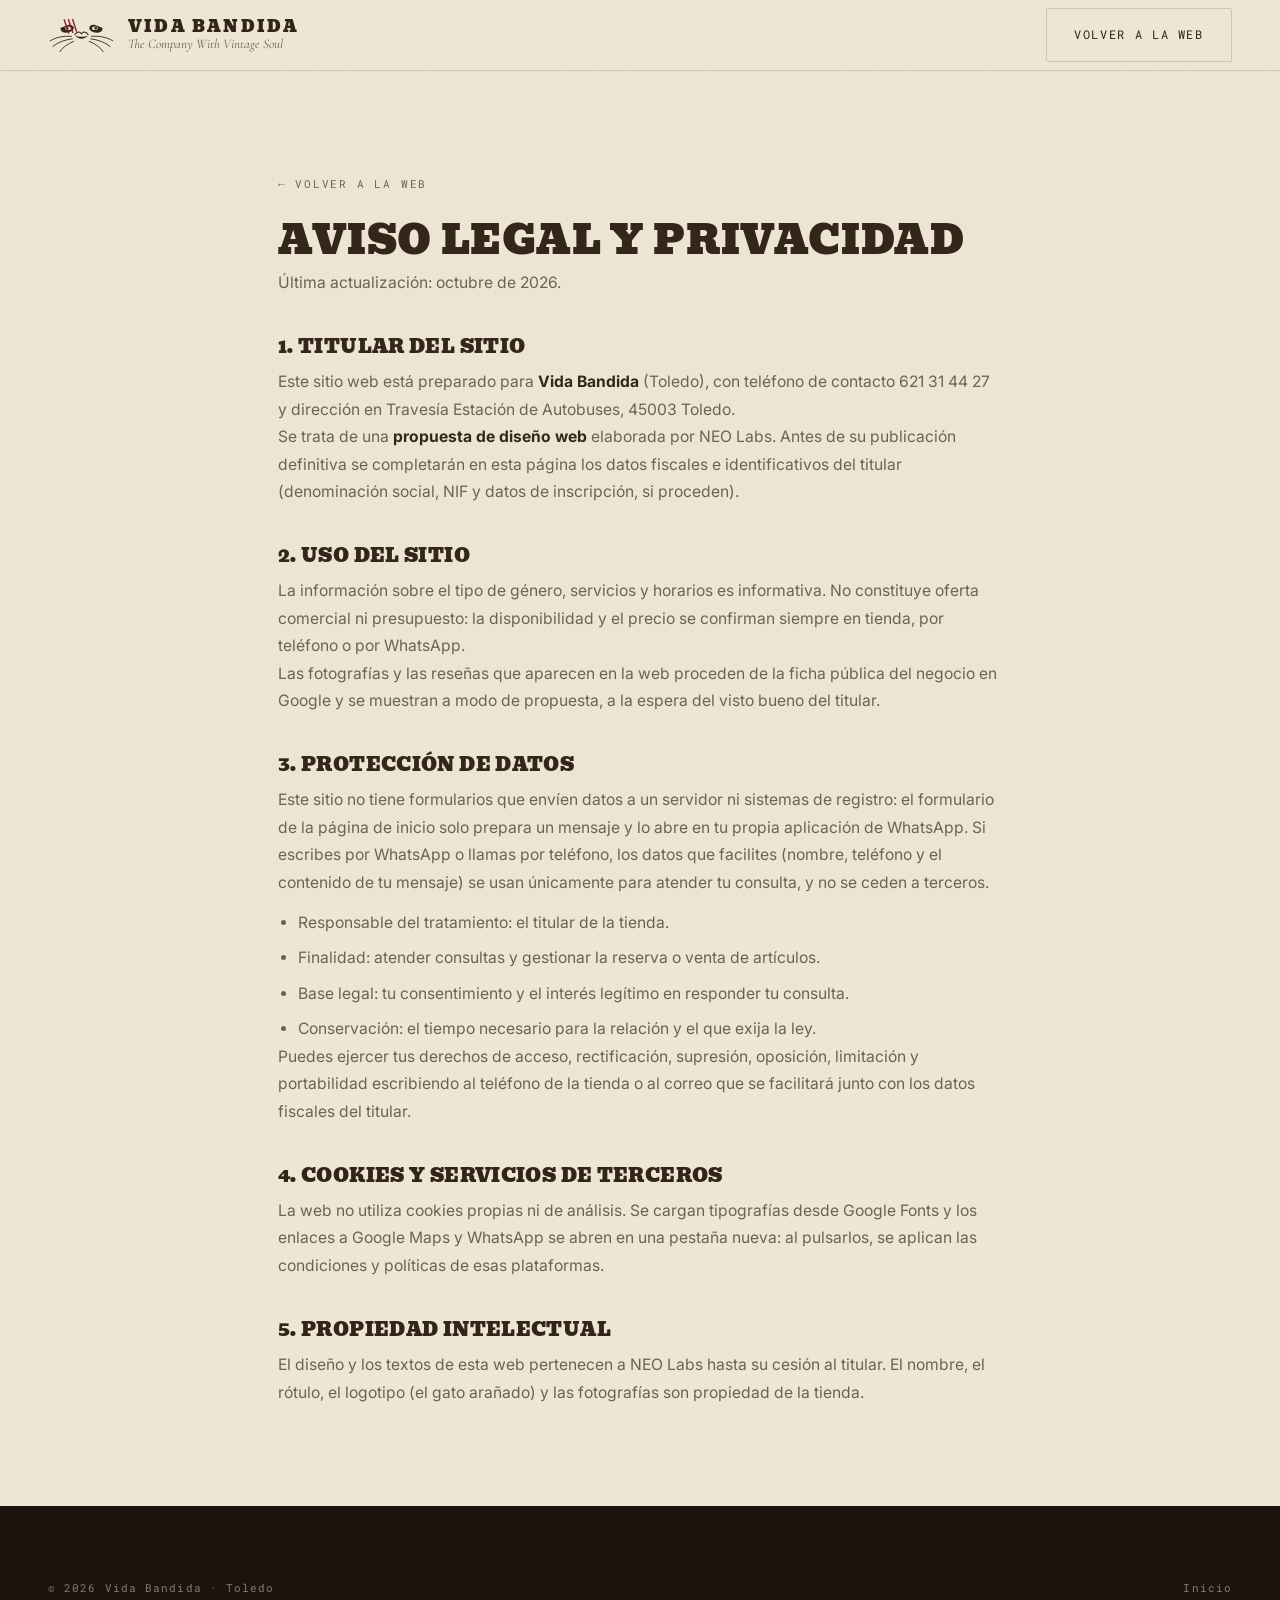
<file: legal.html>
<!DOCTYPE html>
<html lang="es">
<head>
<meta charset="utf-8">
<meta name="viewport" content="width=device-width, initial-scale=1, maximum-scale=1, user-scalable=no, viewport-fit=cover">
<title>Aviso legal y privacidad — Vida Bandida</title>
<meta name="robots" content="noindex, follow">
<link rel="preconnect" href="https://fonts.googleapis.com">
<link rel="preconnect" href="https://fonts.gstatic.com" crossorigin>
<link href="https://fonts.googleapis.com/css2?family=Bevan&family=Cormorant+Garamond:ital,wght@1,500&family=Inter:wght@400;500&family=Roboto+Mono:wght@400;500&display=swap" rel="stylesheet">
<link rel="icon" href="assets/img/icono.png">
<link rel="stylesheet" href="assets/estilo.css">
<style>
  .legal{max-width:780px;margin:0 auto;padding:170px 28px 100px}
  .legal h1{font-size:clamp(1.8rem,3.6vw,2.5rem);margin-bottom:.6rem}
  .legal h2{font-family:var(--disp);font-weight:400;text-transform:uppercase;font-size:1.16rem;margin:2.6rem 0 .8rem;letter-spacing:.02em}
  .legal p,.legal li{font-size:.98rem;line-height:1.75;color:var(--gris)}
  .legal strong{color:var(--ink)}
  .legal ul{padding-left:20px;display:grid;gap:.5rem;margin-top:.8rem}
  .legal .volver{display:inline-flex;align-items:center;gap:8px;margin-bottom:1.8rem;font-family:var(--mono);font-size:.7rem;letter-spacing:.16em;text-transform:uppercase;color:var(--gris)}
  .legal .volver:hover{color:var(--ink)}
</style>
</head>
<body>

<header id="cab" class="fijo">
  <div class="wrap nav">
    <a class="marca" href="index.html">
      <img src="assets/img/gato.svg" alt="Vida Bandida" width="240" height="118">
      <span class="marca-txt"><b>Vida Bandida</b><span>The Company With Vintage Soul</span></span>
    </a>
    <a class="btn btn-linea" href="index.html">Volver a la web</a>
  </div>
</header>

<main class="legal">
  <a class="volver" href="index.html">&#8592; Volver a la web</a>
  <h1>Aviso legal y privacidad</h1>
  <p>Última actualización: octubre de 2026.</p>

  <h2>1. Titular del sitio</h2>
  <p>Este sitio web está preparado para <strong>Vida Bandida</strong> (Toledo), con teléfono de contacto 621 31 44 27 y dirección en Travesía Estación de Autobuses, 45003 Toledo.</p>
  <p>Se trata de una <strong>propuesta de diseño web</strong> elaborada por NEO Labs. Antes de su publicación definitiva se completarán en esta página los datos fiscales e identificativos del titular (denominación social, NIF y datos de inscripción, si proceden).</p>

  <h2>2. Uso del sitio</h2>
  <p>La información sobre el tipo de género, servicios y horarios es informativa. No constituye oferta comercial ni presupuesto: la disponibilidad y el precio se confirman siempre en tienda, por teléfono o por WhatsApp.</p>
  <p>Las fotografías y las reseñas que aparecen en la web proceden de la ficha pública del negocio en Google y se muestran a modo de propuesta, a la espera del visto bueno del titular.</p>

  <h2>3. Protección de datos</h2>
  <p>Este sitio no tiene formularios que envíen datos a un servidor ni sistemas de registro: el formulario de la página de inicio solo prepara un mensaje y lo abre en tu propia aplicación de WhatsApp. Si escribes por WhatsApp o llamas por teléfono, los datos que facilites (nombre, teléfono y el contenido de tu mensaje) se usan únicamente para atender tu consulta, y no se ceden a terceros.</p>
  <ul>
    <li>Responsable del tratamiento: el titular de la tienda.</li>
    <li>Finalidad: atender consultas y gestionar la reserva o venta de artículos.</li>
    <li>Base legal: tu consentimiento y el interés legítimo en responder tu consulta.</li>
    <li>Conservación: el tiempo necesario para la relación y el que exija la ley.</li>
  </ul>
  <p>Puedes ejercer tus derechos de acceso, rectificación, supresión, oposición, limitación y portabilidad escribiendo al teléfono de la tienda o al correo que se facilitará junto con los datos fiscales del titular.</p>

  <h2>4. Cookies y servicios de terceros</h2>
  <p>La web no utiliza cookies propias ni de análisis. Se cargan tipografías desde Google Fonts y los enlaces a Google Maps y WhatsApp se abren en una pestaña nueva: al pulsarlos, se aplican las condiciones y políticas de esas plataformas.</p>

  <h2>5. Propiedad intelectual</h2>
  <p>El diseño y los textos de esta web pertenecen a NEO Labs hasta su cesión al titular. El nombre, el rótulo, el logotipo (el gato arañado) y las fotografías son propiedad de la tienda.</p>
</main>

<footer class="pie">
  <div class="wrap">
    <div class="abajo" style="padding-top:0;border:0">
      <span>© <span id="ano">2026</span> Vida Bandida · Toledo</span>
      <span><a href="index.html">Inicio</a></span>
    </div>
  </div>
</footer>
<script>document.getElementById('ano').textContent=new Date().getFullYear();</script>
</body>
</html>
</file>
<file: assets/estilo.css>
/* Vida Bandida — demo NEO Labs. Identidad clonada del rótulo real (crema + tinta + arañazo). */
:root{
  --paper:#EDE6D3;
  --paper2:#E4DAC3;
  --blanco:#FBF8F1;
  --ink:#33241A;
  --tinta:#1C130D;
  --rojo:#8E1F2B;
  --oliva:#5A6234;
  --neon:#FF2E6B;
  --cyan:#22D3E0;
  --gris:#6E6154;
  --linea:rgba(51,36,26,.16);
  --disp:'Bevan',Georgia,'Times New Roman',serif;
  --mono:'Roboto Mono',ui-monospace,SFMono-Regular,Menlo,monospace;
  --body:'Inter',system-ui,-apple-system,sans-serif;
  --ital:'Cormorant Garamond',Georgia,serif;
}
*{margin:0;padding:0;box-sizing:border-box}
html{scroll-behavior:smooth;-webkit-text-size-adjust:100%}
body{background:var(--paper);color:var(--ink);font-family:var(--body);line-height:1.6;overflow-x:hidden;-webkit-font-smoothing:antialiased}
body::before{content:"";position:fixed;inset:0;pointer-events:none;z-index:9;opacity:.5;
  background-image:url("data:image/svg+xml,%3Csvg xmlns='http://www.w3.org/2000/svg' width='140' height='140'%3E%3Cfilter id='n'%3E%3CfeTurbulence type='fractalNoise' baseFrequency='.85' numOctaves='3'/%3E%3CfeColorMatrix type='saturate' values='0'/%3E%3C/filter%3E%3Crect width='140' height='140' filter='url(%23n)' opacity='.055'/%3E%3C/svg%3E")}
img{max-width:100%;display:block}
a{color:inherit;text-decoration:none}
.wrap{width:100%;max-width:1240px;margin:0 auto;padding:0 28px}
h1,h2,h3,.disp{font-family:var(--disp);font-weight:400;text-transform:uppercase;letter-spacing:.015em;line-height:.94}
.eyebrow{font-family:var(--mono);font-size:.72rem;text-transform:uppercase;letter-spacing:.2em;color:var(--gris);display:flex;align-items:center;gap:10px}
.eyebrow::before{content:"";width:26px;height:2px;background:var(--rojo);flex:none}
.sec{padding:6.4rem 0}
.sec-intro{max-width:64ch;color:var(--gris);font-size:1.03rem;margin-top:1.1rem}
.sec-cab{display:flex;justify-content:space-between;align-items:flex-end;gap:3rem;flex-wrap:wrap;margin-bottom:3.2rem}
.sec-cab h2{font-size:clamp(2rem,4.6vw,3.3rem);margin-top:.9rem;max-width:22ch}
.foto{position:relative;overflow:hidden;border-radius:3px;background:var(--paper2);
  box-shadow:0 34px 70px -34px rgba(28,19,13,.42);outline:1px solid rgba(51,36,26,.12);outline-offset:-1px}
.foto img{width:100%;height:100%;object-fit:cover}
.ital{font-family:var(--ital);font-style:italic;font-weight:500;text-transform:none;letter-spacing:0}

/* ---------- botones ---------- */
.btn{display:inline-flex;align-items:center;gap:10px;font-family:var(--mono);font-size:.74rem;text-transform:uppercase;
  letter-spacing:.14em;padding:1.02rem 1.7rem;border:1px solid var(--ink);background:var(--ink);color:var(--paper);
  border-radius:2px;cursor:pointer;transition:.25s;white-space:nowrap}
.btn:hover{background:var(--rojo);border-color:var(--rojo)}
.btn-linea{background:transparent;color:var(--ink);border-color:var(--linea)}
.btn-linea:hover{background:var(--ink);border-color:var(--ink);color:var(--paper)}
.btn-claro{background:var(--paper);color:var(--tinta);border-color:var(--paper)}
.btn-claro:hover{background:var(--neon);border-color:var(--neon);color:#fff}
.btn svg{width:15px;height:15px;flex:none}

/* ---------- cabecera ---------- */
#cab{position:fixed;top:0;left:0;right:0;z-index:40;background:rgba(237,230,211,.9);
  backdrop-filter:blur(12px);-webkit-backdrop-filter:blur(12px);border-bottom:1px solid transparent;transition:.3s}
#cab.fijo{border-bottom-color:var(--linea)}
.nav{display:flex;align-items:center;justify-content:space-between;gap:2rem;height:86px;transition:.3s}
#cab.fijo .nav{height:70px}
.marca{display:flex;align-items:center;gap:13px}
.marca img{height:40px;width:auto;transition:.3s}
#cab.fijo .marca img{height:33px}
.marca-txt{display:flex;flex-direction:column;line-height:1}
.marca-txt b{font-family:var(--disp);font-weight:400;font-size:.98rem;letter-spacing:.14em;text-transform:uppercase}
.marca-txt span{font-family:var(--ital);font-style:italic;font-size:.82rem;color:var(--gris);margin-top:3px}
.menu{display:flex;align-items:center;gap:1.9rem}
.menu a{font-family:var(--mono);font-size:.71rem;text-transform:uppercase;letter-spacing:.13em;color:var(--gris);position:relative;padding:4px 0;transition:.2s}
.menu a:hover,.menu a.act{color:var(--ink)}
.menu a::after{content:"";position:absolute;left:0;bottom:0;height:2px;width:0;background:var(--rojo);transition:.28s}
.menu a:hover::after,.menu a.act::after{width:100%}
.menu .btn{padding:.72rem 1.15rem;color:var(--paper)}
.burger{display:none;background:none;border:1px solid var(--linea);width:44px;height:40px;border-radius:2px;position:relative}
.burger i{position:absolute;left:11px;right:11px;height:2px;background:var(--ink);transition:.25s}
.burger i:nth-child(1){top:13px}.burger i:nth-child(2){top:19px}.burger i:nth-child(3){top:25px}
.burger.x i:nth-child(1){transform:translateY(6px) rotate(45deg)}
.burger.x i:nth-child(2){opacity:0}
.burger.x i:nth-child(3){transform:translateY(-6px) rotate(-45deg)}

/* ---------- hero ---------- */
.hero{padding-top:86px;display:grid;grid-template-columns:1.04fr .96fr;align-items:stretch;min-height:100vh}
.hero-txt{padding:5.4rem 3.6rem 4.4rem 0;display:flex;flex-direction:column;justify-content:center;max-width:640px;margin-left:auto}
.hero-gato{height:104px;width:auto;max-width:100%;align-self:flex-start;margin-bottom:1.5rem}
.hero h1{font-size:clamp(2.7rem,6.2vw,5rem)}
.hero .tag{font-family:var(--ital);font-style:italic;font-size:clamp(1.25rem,2vw,1.6rem);color:var(--rojo);margin-top:.7rem}
.hero .lead{margin-top:1.7rem;color:var(--gris);font-size:1.04rem;max-width:52ch}
.cta{display:flex;gap:.9rem;flex-wrap:wrap;margin-top:2.2rem}
.hero-foto{position:relative;overflow:hidden;background:var(--tinta)}
.hero-foto img{width:100%;height:100%;min-height:78vh;object-fit:cover}
.hero-badge{position:absolute;left:26px;bottom:26px;background:var(--paper);padding:.85rem 1.15rem;border-radius:3px;
  font-family:var(--mono);font-size:.72rem;letter-spacing:.08em;display:flex;align-items:center;gap:10px;box-shadow:0 18px 40px -18px rgba(0,0,0,.5)}
.hero-badge b{font-family:var(--disp);font-size:1.15rem;letter-spacing:0}
.hero-badge em{font-style:normal;color:var(--gris)}
.estrellas{color:var(--rojo);letter-spacing:2px}
.datos{display:grid;grid-template-columns:repeat(3,1fr);border-top:1px solid var(--linea);margin-top:3rem}
.datos div{padding:1.4rem 1.4rem 1.4rem 0;border-right:1px solid var(--linea)}
.datos div:last-child{border-right:0}
.datos dt{font-family:var(--mono);font-size:.66rem;text-transform:uppercase;letter-spacing:.16em;color:var(--gris)}
.datos dd{font-family:var(--disp);font-size:1.18rem;text-transform:uppercase;letter-spacing:.02em;margin-top:.45rem;line-height:1.1}

/* ---------- marquesina ---------- */
.marq{background:var(--tinta);color:var(--paper2);overflow:hidden;padding:1.05rem 0;border-top:1px solid rgba(0,0,0,.3)}
.marq-in{display:flex;gap:2.6rem;white-space:nowrap;width:max-content;animation:desliza 46s linear infinite}
.marq-in span{font-family:var(--mono);font-size:.76rem;text-transform:uppercase;letter-spacing:.24em;display:flex;gap:2.6rem;align-items:center}
.marq-in span::after{content:"★";color:var(--neon)}
@keyframes desliza{from{transform:translateX(0)}to{transform:translateX(-50%)}}

/* ---------- dos columnas ---------- */
.doscol{display:grid;grid-template-columns:1fr 1fr;gap:4.6rem;align-items:center}
.doscol > figure{position:relative}
.doscol .foto{aspect-ratio:3/4}
.doscol.inv .foto{order:2}
.sellos{display:grid;grid-template-columns:repeat(2,1fr);gap:1.5rem;margin-top:2.4rem;border-top:1px solid var(--linea);padding-top:2rem}
.sello b{font-family:var(--disp);font-size:1.5rem;display:block;line-height:1}
.sello span{font-family:var(--mono);font-size:.68rem;text-transform:uppercase;letter-spacing:.14em;color:var(--gris)}
.stamp{position:absolute;right:-30px;bottom:-30px;width:158px;height:158px;border-radius:50%;
  border:2px dashed rgba(237,230,211,.55);background:var(--rojo);color:#F6E9D8;display:grid;place-items:center;
  text-align:center;font-family:var(--mono);font-size:.6rem;letter-spacing:.13em;text-transform:uppercase;
  line-height:1.5;transform:rotate(-9deg);padding:1.2rem;box-shadow:0 20px 40px -18px rgba(0,0,0,.5)}
.cita{margin-top:2rem;padding-left:1.4rem;border-left:3px solid var(--rojo);font-family:var(--ital);font-style:italic;font-size:1.22rem;color:var(--ink)}

/* ---------- fachada ---------- */
.fachada{position:relative}
.fachada img{width:100%;height:auto;display:block}
.fachada figcaption{font-family:var(--mono);font-size:.69rem;text-transform:uppercase;letter-spacing:.14em;color:var(--gris);padding:1rem 28px;max-width:1240px;margin:0 auto}

/* ---------- banda oscura ---------- */
.oscura{background:var(--tinta);color:var(--paper2)}
.oscura .eyebrow{color:rgba(237,230,211,.62)}
.oscura .eyebrow::before{background:var(--oliva)}
.oscura h2{color:var(--paper)}
.oscura .sec-intro{color:rgba(237,230,211,.72)}
.oscura .foto{box-shadow:0 40px 80px -40px rgba(0,0,0,.8);outline-color:rgba(237,230,211,.14)}
.lista-mil{display:grid;grid-template-columns:1fr 1fr;gap:.85rem 1.6rem;margin-top:2.4rem}
.lista-mil li{list-style:none;font-family:var(--mono);font-size:.78rem;text-transform:uppercase;letter-spacing:.08em;
  padding-left:1.5rem;position:relative;color:rgba(237,230,211,.9)}
.lista-mil li::before{content:"★";position:absolute;left:0;color:var(--oliva);font-size:.9rem}
.pelotilla{display:inline-flex;align-items:center;gap:.6rem;font-family:var(--mono);font-size:.72rem;letter-spacing:.14em;
  text-transform:uppercase;border:1px solid rgba(237,230,211,.28);padding:.5rem .85rem;border-radius:2px;margin-top:2rem;color:var(--paper2)}
.pelotilla i{width:8px;height:8px;border-radius:50%;background:var(--neon);display:block}

/* ---------- rejilla categorías ---------- */
.cats{display:grid;grid-template-columns:repeat(3,1fr);gap:1px;background:var(--linea);border:1px solid var(--linea)}
.cat{background:var(--blanco);padding:2.4rem 2.1rem;transition:.3s}
.cat:hover{background:var(--paper)}
.cat b{font-family:var(--mono);font-size:.7rem;letter-spacing:.16em;color:var(--rojo);display:block;margin-bottom:1.1rem}
.cat h3{font-size:1.12rem;margin-bottom:.7rem}
.cat p{font-size:.93rem;color:var(--gris)}
.aviso{margin-top:2.6rem;border:1px solid var(--linea);border-left:3px solid var(--rojo);background:var(--blanco);
  padding:2rem 2.2rem;display:flex;gap:2rem;align-items:center;justify-content:space-between;flex-wrap:wrap;border-radius:2px}
.aviso strong{font-family:var(--disp);font-weight:400;text-transform:uppercase;font-size:1.05rem;display:block;margin-bottom:.4rem}
.aviso p{font-size:.94rem;color:var(--gris);max-width:58ch}

/* ---------- galería ---------- */
.gal{display:grid;grid-template-columns:repeat(3,1fr);gap:1.6rem}
.gal figure .foto{aspect-ratio:3/4}
.gal figcaption{font-family:var(--mono);font-size:.67rem;text-transform:uppercase;letter-spacing:.13em;color:var(--gris);margin-top:.75rem}
.gal-tarjeta{background:var(--tinta);color:var(--paper2);display:flex;flex-direction:column;justify-content:space-between;
  padding:2.2rem;border-radius:3px;aspect-ratio:3/4}
.gal-tarjeta h3{font-size:1.3rem;color:var(--paper)}
.gal-tarjeta p{font-size:.92rem;color:rgba(237,230,211,.7);margin:1rem 0 1.6rem}

/* ---------- opiniones ---------- */
.opiniones{background:var(--paper2)}
.ops{display:grid;grid-template-columns:repeat(3,1fr);gap:1.5rem}
.op{background:var(--blanco);border:1px solid var(--linea);border-radius:3px;padding:2rem;display:flex;flex-direction:column;gap:1.1rem}
.op p{font-size:.95rem;color:var(--ink)}
.op .quien{font-family:var(--mono);font-size:.68rem;text-transform:uppercase;letter-spacing:.13em;color:var(--gris);
  border-top:1px solid var(--linea);padding-top:.9rem;margin-top:auto}
.op .quien b{color:var(--ink);display:block;font-weight:500;margin-bottom:.2rem}
.tot{display:flex;align-items:center;gap:1.4rem;flex-wrap:wrap;margin-bottom:2.6rem}
.tot b{font-family:var(--disp);font-size:2.6rem;line-height:1}
.tot span{font-family:var(--mono);font-size:.72rem;text-transform:uppercase;letter-spacing:.14em;color:var(--gris)}

/* ---------- horario ---------- */
.hor{display:grid;grid-template-columns:.85fr 1.15fr;gap:4.4rem;align-items:center}
.hor .foto{aspect-ratio:3/4}
.hor .foto::after{content:"";position:absolute;inset:0;background:radial-gradient(60% 45% at 50% 55%,rgba(255,46,107,.16),transparent 70%)}
table.horario{width:100%;border-collapse:collapse;margin-top:2rem}
table.horario th,table.horario td{text-align:left;padding:.85rem .6rem;border-bottom:1px solid rgba(237,230,211,.14);
  font-family:var(--mono);font-size:.8rem;letter-spacing:.06em}
table.horario th{text-transform:uppercase;color:rgba(237,230,211,.65);font-weight:400;width:44%}
table.horario tr.hoy td,table.horario tr.hoy th{color:var(--paper);background:rgba(255,46,107,.1)}
table.horario tr.hoy th::after{content:"· hoy";color:var(--neon);font-size:.66rem;letter-spacing:.14em}
table.horario tr.cerrado td{color:rgba(237,230,211,.45)}
.nota-hor{font-family:var(--mono);font-size:.7rem;letter-spacing:.1em;color:rgba(237,230,211,.6);margin-top:1.4rem}

/* ---------- contacto ---------- */
.cont{display:grid;grid-template-columns:1fr 1fr;gap:4.4rem;align-items:start}
.datos-cont{display:grid;gap:1.9rem;margin-top:2.4rem}
.dato{border-top:1px solid var(--linea);padding-top:1.2rem}
.dato dt{font-family:var(--mono);font-size:.67rem;text-transform:uppercase;letter-spacing:.16em;color:var(--gris)}
.dato dd{font-size:1.06rem;margin-top:.4rem}
.dato dd a{border-bottom:1px solid var(--rojo)}
.form{background:var(--blanco);border:1px solid var(--linea);border-radius:3px;padding:2.4rem}
.form h3{font-size:1.15rem;margin-bottom:.6rem}
.form p{font-size:.92rem;color:var(--gris);margin-bottom:1.6rem}
.campo{margin-bottom:1rem}
.campo label{font-family:var(--mono);font-size:.66rem;text-transform:uppercase;letter-spacing:.15em;color:var(--gris);display:block;margin-bottom:.5rem}
.campo input,.campo textarea{width:100%;border:1px solid var(--linea);background:var(--paper);padding:.85rem .95rem;
  font-family:var(--body);font-size:.95rem;color:var(--ink);border-radius:2px;outline:none;transition:.2s}
.campo input:focus,.campo textarea:focus{border-color:var(--rojo);background:var(--blanco)}
.campo textarea{min-height:118px;resize:vertical}
.form .btn{width:100%;justify-content:center}
.form small{display:block;margin-top:1rem;font-size:.78rem;color:var(--gris)}

/* ---------- faq ---------- */
.faq{border-top:1px solid var(--linea)}
.faq details{border-bottom:1px solid var(--linea)}
.faq summary{cursor:pointer;list-style:none;padding:1.6rem 0;display:flex;justify-content:space-between;gap:2rem;align-items:center;
  font-family:var(--disp);text-transform:uppercase;font-size:1.02rem;letter-spacing:.02em}
.faq summary::-webkit-details-marker{display:none}
.faq summary::after{content:"+";font-family:var(--mono);font-size:1.3rem;color:var(--rojo);flex:none}
.faq details[open] summary::after{content:"–"}
.faq .resp{padding:0 0 1.6rem;max-width:74ch;color:var(--gris);font-size:.98rem}

/* ---------- pie ---------- */
.pie{background:var(--tinta);color:rgba(237,230,211,.72);padding:4.6rem 0 2rem;margin-top:0}
.pie-top{display:grid;grid-template-columns:1.4fr 1fr 1fr;gap:3rem;padding-bottom:3rem;border-bottom:1px solid rgba(237,230,211,.14)}
.pie .marca-txt b{color:var(--paper);font-size:1.05rem}
.pie .marca-txt span{color:rgba(237,230,211,.6)}
.pie h4{font-family:var(--mono);font-size:.68rem;text-transform:uppercase;letter-spacing:.16em;color:rgba(237,230,211,.55);margin-bottom:1.1rem;font-weight:400}
.pie ul{list-style:none;display:grid;gap:.6rem;font-size:.92rem}
.pie .abajo{display:flex;justify-content:space-between;gap:1.5rem;flex-wrap:wrap;padding-top:1.6rem;
  font-family:var(--mono);font-size:.68rem;letter-spacing:.1em;color:rgba(237,230,211,.5)}
.pie .abajo a:hover{color:var(--paper)}

/* ---------- whatsapp flotante ---------- */
.wa-flot{position:fixed;right:22px;bottom:22px;z-index:45;background:var(--rojo);color:#fff;display:inline-flex;
  align-items:center;gap:10px;padding:.95rem 1.3rem;border-radius:40px;font-family:var(--mono);font-size:.72rem;
  letter-spacing:.13em;text-transform:uppercase;box-shadow:0 18px 34px -14px rgba(0,0,0,.55);
  opacity:0;transform:translateY(18px);pointer-events:none;transition:.35s}
.wa-flot.visto{opacity:1;transform:none;pointer-events:auto}
.wa-flot:hover{background:var(--tinta)}
.wa-flot svg{width:17px;height:17px}

/* ---------- reveal ---------- */
.rv{opacity:0;transform:translateY(26px);transition:opacity .85s cubic-bezier(.2,.7,.2,1),transform .85s cubic-bezier(.2,.7,.2,1)}
.rv.visto{opacity:1;transform:none}

@media (max-width:1040px){
  .menu{display:none}
  .burger{display:block}
  .menu.abierto{display:flex;position:fixed;top:70px;left:0;right:0;background:var(--paper);flex-direction:column;
    align-items:flex-start;gap:0;padding:1rem 28px 1.6rem;border-bottom:1px solid var(--linea)}
  .menu.abierto a{width:100%;padding:.95rem 0;border-bottom:1px solid var(--linea);font-size:.78rem}
  .menu.abierto a::after{display:none}
  .menu.abierto .btn{margin-top:1.1rem;width:100%;justify-content:center}
  .hero{grid-template-columns:1fr;min-height:0;padding-top:70px}
  .hero-foto{order:-1}
  .hero-foto img{min-height:54vh}
  .hero-txt{padding:3.2rem 0 3.4rem;max-width:none}
  .hero-gato{height:84px}
  .doscol,.hor,.cont{grid-template-columns:1fr;gap:2.6rem}
  .doscol.inv .foto{order:0}
  .cats,.ops,.gal{grid-template-columns:1fr 1fr}
  .pie-top{grid-template-columns:1fr 1fr}
  .stamp{right:-14px;bottom:-14px;width:126px;height:126px;font-size:.54rem}
}
@media (max-width:660px){
  .fachada img{aspect-ratio:4/3;object-fit:cover;object-position:76% 50%}
  .wrap{padding:0 20px}
  .sec{padding:4.4rem 0}
  .cats,.ops,.gal,.lista-mil,.sellos{grid-template-columns:1fr}
  .datos{grid-template-columns:1fr}
  .datos div{border-right:0;border-bottom:1px solid var(--linea);padding-right:0}
  .hero h1{font-size:2.5rem}
  .pic-top,.pie-top{grid-template-columns:1fr}
  .aviso{padding:1.6rem}
  .ops{gap:1rem}
  .wa-flot span{display:none}
  .wa-flot{padding:1rem;border-radius:50%}
}
@media (prefers-reduced-motion:reduce){
  .marq-in{animation:none}
  .rv{opacity:1;transform:none;transition:none}
  html{scroll-behavior:auto}
}
</file>
